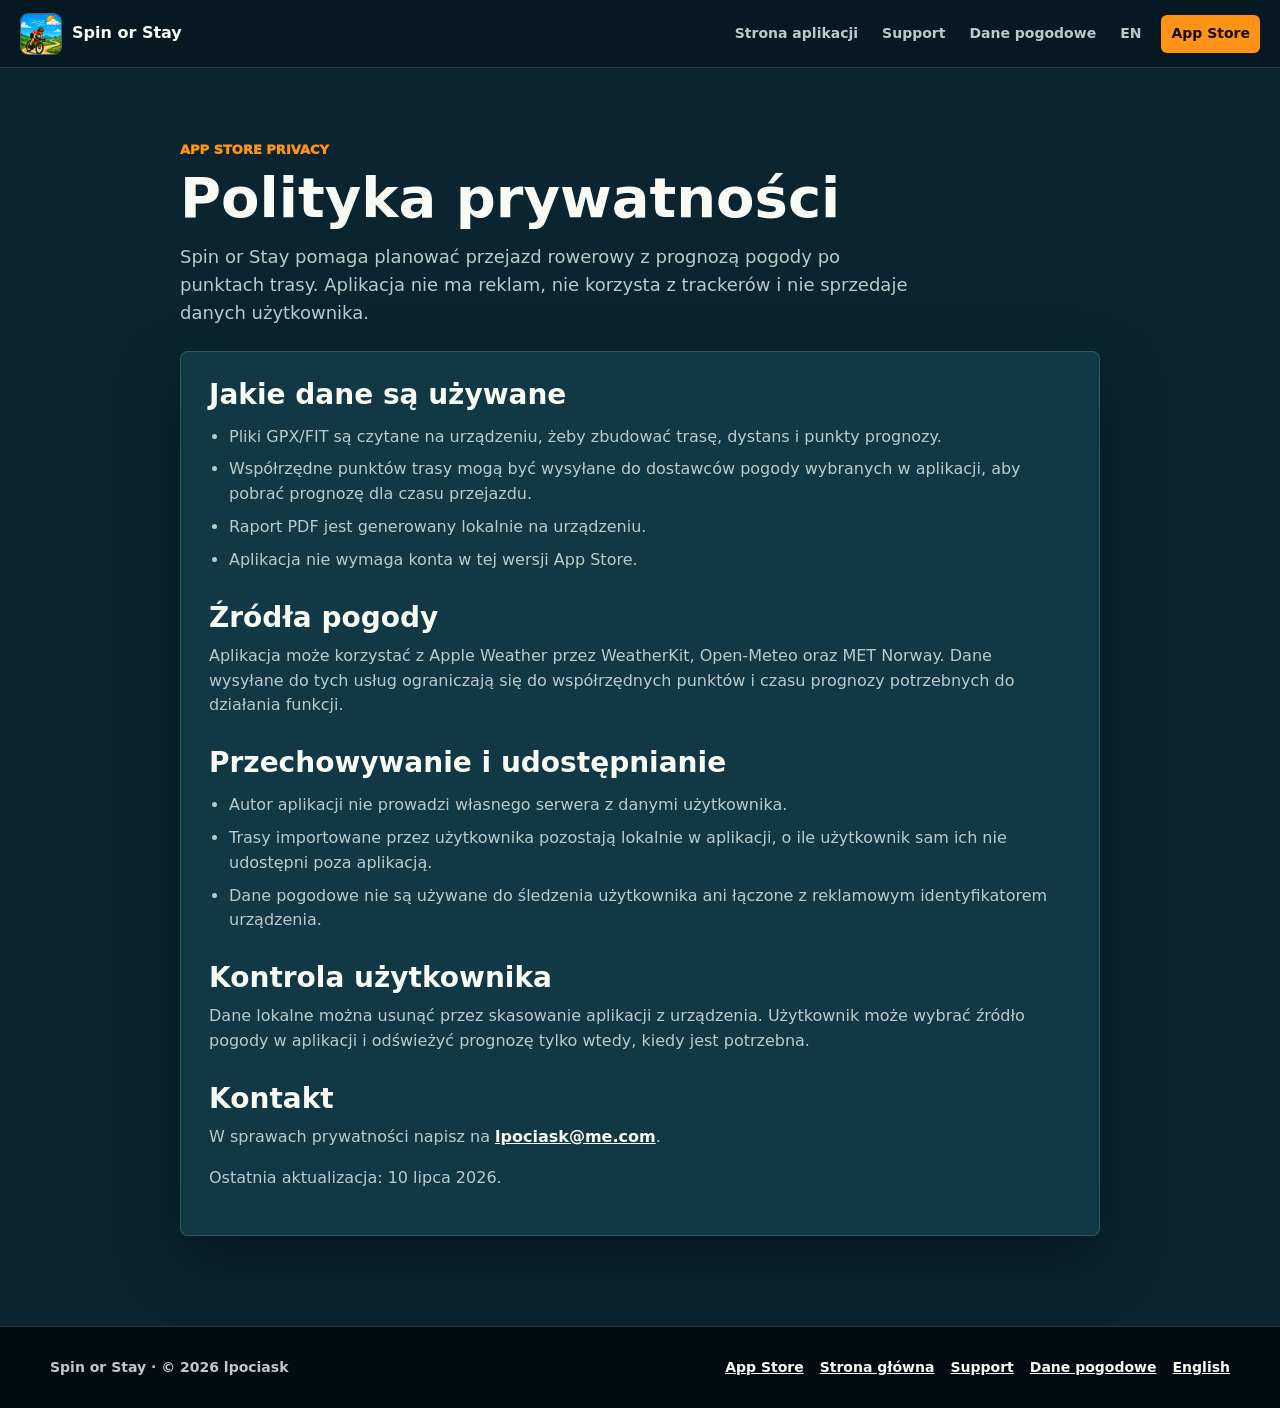
<file: privacy.html>
<!doctype html>
<html lang="pl">
  <head>
    <meta charset="utf-8">
    <meta name="viewport" content="width=device-width, initial-scale=1">
    <meta
      name="description"
      content="Polityka prywatności aplikacji Spin or Stay."
    >
    <meta name="theme-color" content="#061923">
    <title>Polityka prywatności - Spin or Stay</title>
    <link rel="alternate" hreflang="pl" href="https://lpociask.github.io/pogoda-dla-kolarza/privacy.html">
    <link rel="alternate" hreflang="en" href="https://lpociask.github.io/pogoda-dla-kolarza/en/privacy.html">
    <link rel="icon" href="assets/app-icon.png">
    <link rel="stylesheet" href="styles.css">
  </head>
  <body>
    <header class="site-header" aria-label="Główna nawigacja">
      <a class="brand" href="https://lpociask.dev/apps/spin-or-stay/" aria-label="Spin or Stay">
        <img src="assets/app-icon.png" alt="">
        <span>Spin or Stay</span>
      </a>
      <nav>
        <a href="https://lpociask.dev/apps/spin-or-stay/">Strona aplikacji</a>
        <a href="support.html">Support</a>
        <a href="weather-data.html">Dane pogodowe</a>
        <a href="en/privacy.html">EN</a>
        <a class="nav-store" href="https://apps.apple.com/app/spin-or-stay/id6789113229">App Store</a>
      </nav>
    </header>

    <main class="legal-main">
      <article class="legal-page">
        <p class="eyebrow">App Store privacy</p>
        <h1>Polityka prywatności</h1>
        <p class="legal-lead">
          Spin or Stay pomaga planować przejazd rowerowy z prognozą pogody po punktach trasy.
          Aplikacja nie ma reklam, nie korzysta z trackerów i nie sprzedaje danych użytkownika.
        </p>

        <section class="legal-card">
          <h2>Jakie dane są używane</h2>
          <ul>
            <li>Pliki GPX/FIT są czytane na urządzeniu, żeby zbudować trasę, dystans i punkty prognozy.</li>
            <li>Współrzędne punktów trasy mogą być wysyłane do dostawców pogody wybranych w aplikacji, aby pobrać prognozę dla czasu przejazdu.</li>
            <li>Raport PDF jest generowany lokalnie na urządzeniu.</li>
            <li>Aplikacja nie wymaga konta w tej wersji App Store.</li>
          </ul>

          <h2>Źródła pogody</h2>
          <p>
            Aplikacja może korzystać z Apple Weather przez WeatherKit, Open-Meteo oraz MET Norway.
            Dane wysyłane do tych usług ograniczają się do współrzędnych punktów i czasu prognozy potrzebnych do działania funkcji.
          </p>

          <h2>Przechowywanie i udostępnianie</h2>
          <ul>
            <li>Autor aplikacji nie prowadzi własnego serwera z danymi użytkownika.</li>
            <li>Trasy importowane przez użytkownika pozostają lokalnie w aplikacji, o ile użytkownik sam ich nie udostępni poza aplikacją.</li>
            <li>Dane pogodowe nie są używane do śledzenia użytkownika ani łączone z reklamowym identyfikatorem urządzenia.</li>
          </ul>

          <h2>Kontrola użytkownika</h2>
          <p>
            Dane lokalne można usunąć przez skasowanie aplikacji z urządzenia. Użytkownik może wybrać źródło pogody
            w aplikacji i odświeżyć prognozę tylko wtedy, kiedy jest potrzebna.
          </p>

          <h2>Kontakt</h2>
          <p>
            W sprawach prywatności napisz na
            <a href="mailto:lpociask@me.com">lpociask@me.com</a>.
          </p>

          <p>Ostatnia aktualizacja: 10 lipca 2026.</p>
        </section>
      </article>
    </main>

    <footer class="site-footer">
      <span>Spin or Stay · © 2026 lpociask</span>
      <span>
        <a href="https://apps.apple.com/app/spin-or-stay/id6789113229">App Store</a>
        <a href="https://lpociask.dev/apps/spin-or-stay/">Strona główna</a>
        <a href="support.html">Support</a>
        <a href="weather-data.html">Dane pogodowe</a>
        <a href="en/privacy.html">English</a>
      </span>
    </footer>
  </body>
</html>
</file>
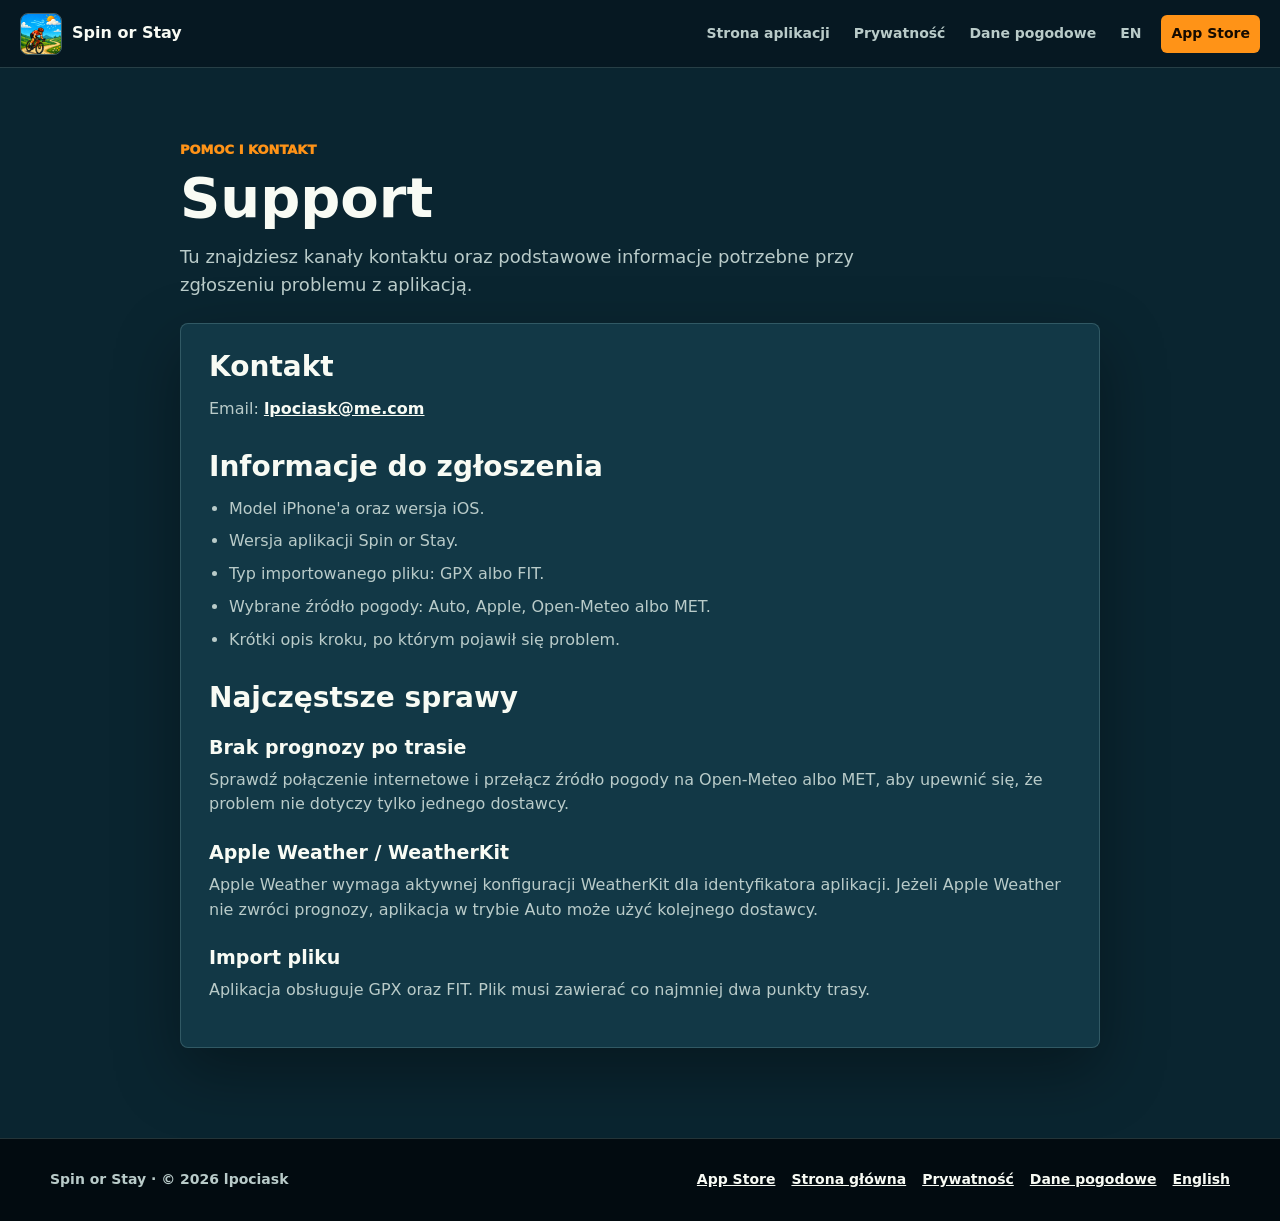
<file: support.html>
<!doctype html>
<html lang="pl">
  <head>
    <meta charset="utf-8">
    <meta name="viewport" content="width=device-width, initial-scale=1">
    <meta
      name="description"
      content="Wsparcie użytkownika dla aplikacji Spin or Stay."
    >
    <meta name="theme-color" content="#061923">
    <title>Support - Spin or Stay</title>
    <link rel="alternate" hreflang="pl" href="https://lpociask.github.io/pogoda-dla-kolarza/support.html">
    <link rel="alternate" hreflang="en" href="https://lpociask.github.io/pogoda-dla-kolarza/en/support.html">
    <link rel="icon" href="assets/app-icon.png">
    <link rel="stylesheet" href="styles.css">
  </head>
  <body>
    <header class="site-header" aria-label="Główna nawigacja">
      <a class="brand" href="https://lpociask.dev/apps/spin-or-stay/" aria-label="Spin or Stay">
        <img src="assets/app-icon.png" alt="">
        <span>Spin or Stay</span>
      </a>
      <nav>
        <a href="https://lpociask.dev/apps/spin-or-stay/">Strona aplikacji</a>
        <a href="privacy.html">Prywatność</a>
        <a href="weather-data.html">Dane pogodowe</a>
        <a href="en/support.html">EN</a>
        <a class="nav-store" href="https://apps.apple.com/app/spin-or-stay/id6789113229">App Store</a>
      </nav>
    </header>

    <main class="legal-main">
      <article class="legal-page">
        <p class="eyebrow">Pomoc i kontakt</p>
        <h1>Support</h1>
        <p class="legal-lead">
          Tu znajdziesz kanały kontaktu oraz podstawowe informacje potrzebne przy zgłoszeniu problemu z aplikacją.
        </p>

        <section class="legal-card">
          <h2>Kontakt</h2>
          <ul class="link-list">
            <li>Email: <a href="mailto:lpociask@me.com">lpociask@me.com</a></li>
          </ul>

          <h2>Informacje do zgłoszenia</h2>
          <ul>
            <li>Model iPhone'a oraz wersja iOS.</li>
            <li>Wersja aplikacji Spin or Stay.</li>
            <li>Typ importowanego pliku: GPX albo FIT.</li>
            <li>Wybrane źródło pogody: Auto, Apple, Open-Meteo albo MET.</li>
            <li>Krótki opis kroku, po którym pojawił się problem.</li>
          </ul>

          <h2>Najczęstsze sprawy</h2>
          <h3>Brak prognozy po trasie</h3>
          <p>
            Sprawdź połączenie internetowe i przełącz źródło pogody na Open-Meteo albo MET,
            aby upewnić się, że problem nie dotyczy tylko jednego dostawcy.
          </p>

          <h3>Apple Weather / WeatherKit</h3>
          <p>
            Apple Weather wymaga aktywnej konfiguracji WeatherKit dla identyfikatora aplikacji.
            Jeżeli Apple Weather nie zwróci prognozy, aplikacja w trybie Auto może użyć kolejnego dostawcy.
          </p>

          <h3>Import pliku</h3>
          <p>
            Aplikacja obsługuje GPX oraz FIT. Plik musi zawierać co najmniej dwa punkty trasy.
          </p>
        </section>
      </article>
    </main>

    <footer class="site-footer">
      <span>Spin or Stay · © 2026 lpociask</span>
      <span>
        <a href="https://apps.apple.com/app/spin-or-stay/id6789113229">App Store</a>
        <a href="https://lpociask.dev/apps/spin-or-stay/">Strona główna</a>
        <a href="privacy.html">Prywatność</a>
        <a href="weather-data.html">Dane pogodowe</a>
        <a href="en/support.html">English</a>
      </span>
    </footer>
  </body>
</html>
</file>
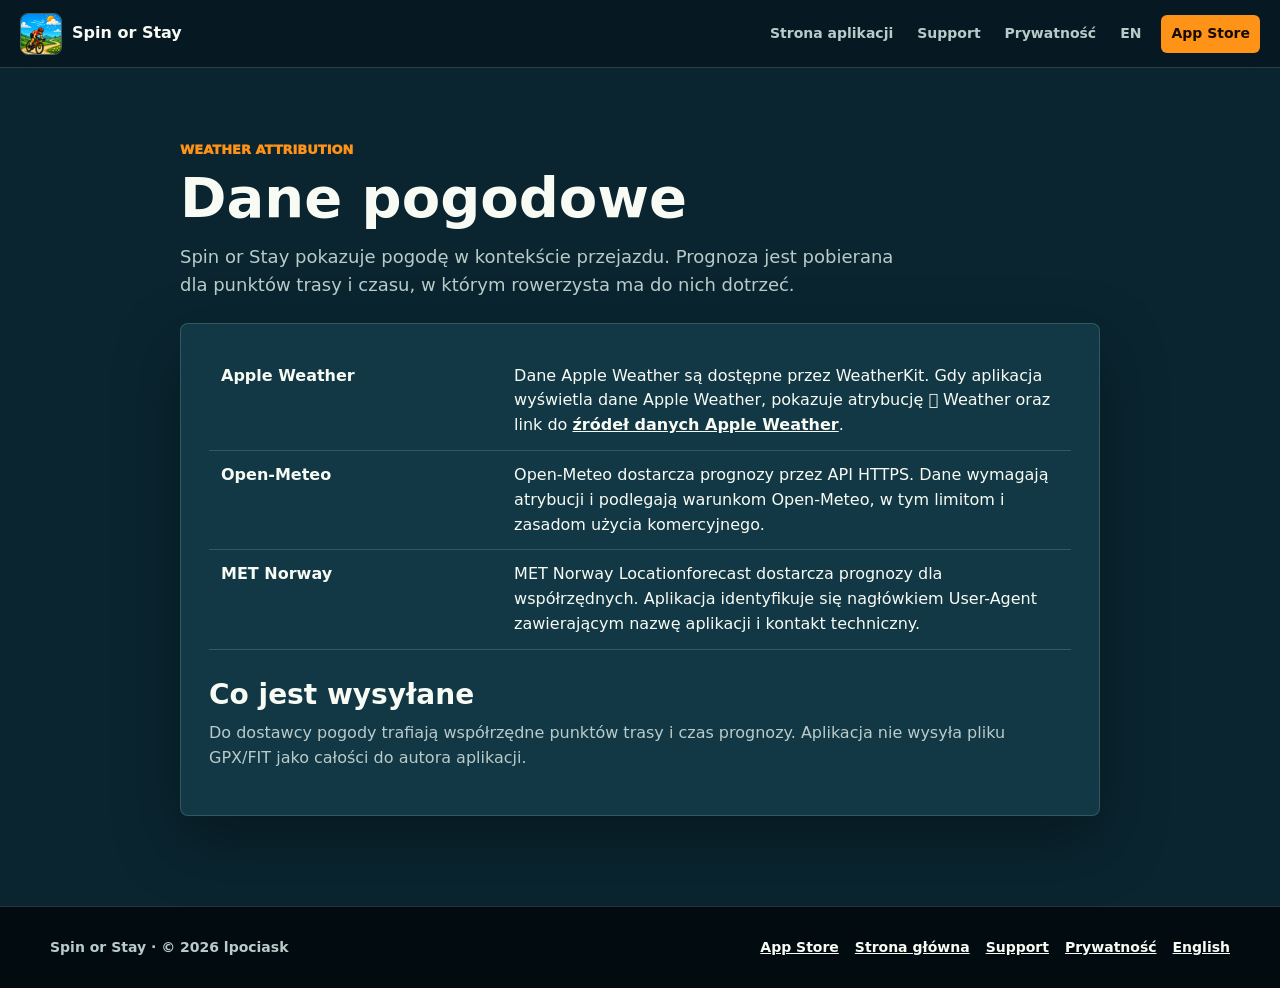
<file: weather-data.html>
<!doctype html>
<html lang="pl">
  <head>
    <meta charset="utf-8">
    <meta name="viewport" content="width=device-width, initial-scale=1">
    <meta
      name="description"
      content="Źródła danych pogodowych i atrybucje w aplikacji Spin or Stay."
    >
    <meta name="theme-color" content="#061923">
    <title>Dane pogodowe - Spin or Stay</title>
    <link rel="alternate" hreflang="pl" href="https://lpociask.github.io/pogoda-dla-kolarza/weather-data.html">
    <link rel="alternate" hreflang="en" href="https://lpociask.github.io/pogoda-dla-kolarza/en/weather-data.html">
    <link rel="icon" href="assets/app-icon.png">
    <link rel="stylesheet" href="styles.css">
  </head>
  <body>
    <header class="site-header" aria-label="Główna nawigacja">
      <a class="brand" href="https://lpociask.dev/apps/spin-or-stay/" aria-label="Spin or Stay">
        <img src="assets/app-icon.png" alt="">
        <span>Spin or Stay</span>
      </a>
      <nav>
        <a href="https://lpociask.dev/apps/spin-or-stay/">Strona aplikacji</a>
        <a href="support.html">Support</a>
        <a href="privacy.html">Prywatność</a>
        <a href="en/weather-data.html">EN</a>
        <a class="nav-store" href="https://apps.apple.com/app/spin-or-stay/id6789113229">App Store</a>
      </nav>
    </header>

    <main class="legal-main">
      <article class="legal-page">
        <p class="eyebrow">Weather attribution</p>
        <h1>Dane pogodowe</h1>
        <p class="legal-lead">
          Spin or Stay pokazuje pogodę w kontekście przejazdu. Prognoza jest pobierana dla punktów trasy
          i czasu, w którym rowerzysta ma do nich dotrzeć.
        </p>

        <section class="legal-card">
          <table class="meta-table">
            <tbody>
              <tr>
                <th>Apple Weather</th>
                <td>
                  Dane Apple Weather są dostępne przez WeatherKit. Gdy aplikacja wyświetla dane Apple Weather,
                  pokazuje atrybucję  Weather oraz link do
                  <a href="https://developer.apple.com/weatherkit/data-source-attribution/">źródeł danych Apple Weather</a>.
                </td>
              </tr>
              <tr>
                <th>Open-Meteo</th>
                <td>
                  Open-Meteo dostarcza prognozy przez API HTTPS. Dane wymagają atrybucji i podlegają warunkom
                  Open-Meteo, w tym limitom i zasadom użycia komercyjnego.
                </td>
              </tr>
              <tr>
                <th>MET Norway</th>
                <td>
                  MET Norway Locationforecast dostarcza prognozy dla współrzędnych. Aplikacja identyfikuje się
                  nagłówkiem User-Agent zawierającym nazwę aplikacji i kontakt techniczny.
                </td>
              </tr>
            </tbody>
          </table>

          <h2>Co jest wysyłane</h2>
          <p>
            Do dostawcy pogody trafiają współrzędne punktów trasy i czas prognozy. Aplikacja nie wysyła pliku GPX/FIT
            jako całości do autora aplikacji.
          </p>
        </section>
      </article>
    </main>

    <footer class="site-footer">
      <span>Spin or Stay · © 2026 lpociask</span>
      <span>
        <a href="https://apps.apple.com/app/spin-or-stay/id6789113229">App Store</a>
        <a href="https://lpociask.dev/apps/spin-or-stay/">Strona główna</a>
        <a href="support.html">Support</a>
        <a href="privacy.html">Prywatność</a>
        <a href="en/weather-data.html">English</a>
      </span>
    </footer>
  </body>
</html>
</file>
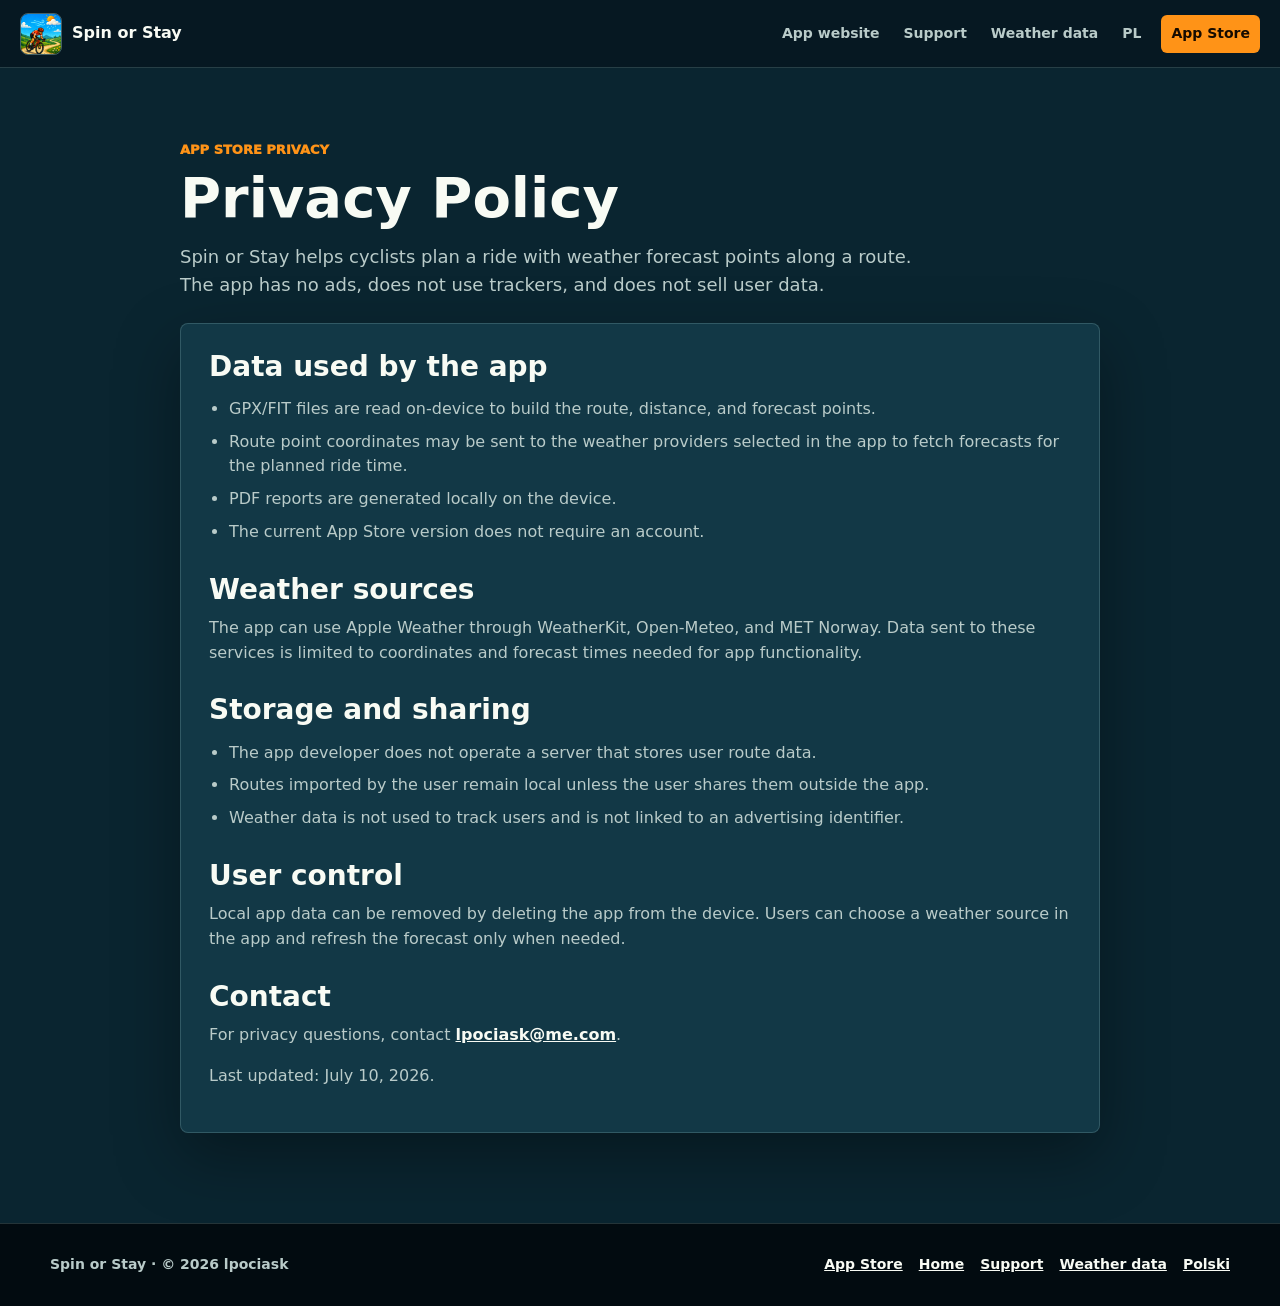
<file: en/privacy.html>
<!doctype html>
<html lang="en">
  <head>
    <meta charset="utf-8">
    <meta name="viewport" content="width=device-width, initial-scale=1">
    <meta
      name="description"
      content="Privacy policy for the Spin or Stay iOS app."
    >
    <meta name="theme-color" content="#061923">
    <title>Privacy Policy - Spin or Stay</title>
    <link rel="alternate" hreflang="pl" href="https://lpociask.github.io/pogoda-dla-kolarza/privacy.html">
    <link rel="alternate" hreflang="en" href="https://lpociask.github.io/pogoda-dla-kolarza/en/privacy.html">
    <link rel="icon" href="../assets/app-icon.png">
    <link rel="stylesheet" href="../styles.css">
  </head>
  <body>
    <header class="site-header" aria-label="Main navigation">
      <a class="brand" href="https://lpociask.dev/en/apps/spin-or-stay/" aria-label="Spin or Stay">
        <img src="../assets/app-icon.png" alt="">
        <span>Spin or Stay</span>
      </a>
      <nav>
        <a href="https://lpociask.dev/en/apps/spin-or-stay/">App website</a>
        <a href="support.html">Support</a>
        <a href="weather-data.html">Weather data</a>
        <a href="../privacy.html">PL</a>
        <a class="nav-store" href="https://apps.apple.com/app/spin-or-stay/id6789113229">App Store</a>
      </nav>
    </header>

    <main class="legal-main">
      <article class="legal-page">
        <p class="eyebrow">App Store privacy</p>
        <h1>Privacy Policy</h1>
        <p class="legal-lead">
          Spin or Stay helps cyclists plan a ride with weather forecast points along a route.
          The app has no ads, does not use trackers, and does not sell user data.
        </p>

        <section class="legal-card">
          <h2>Data used by the app</h2>
          <ul>
            <li>GPX/FIT files are read on-device to build the route, distance, and forecast points.</li>
            <li>Route point coordinates may be sent to the weather providers selected in the app to fetch forecasts for the planned ride time.</li>
            <li>PDF reports are generated locally on the device.</li>
            <li>The current App Store version does not require an account.</li>
          </ul>

          <h2>Weather sources</h2>
          <p>
            The app can use Apple Weather through WeatherKit, Open-Meteo, and MET Norway.
            Data sent to these services is limited to coordinates and forecast times needed for app functionality.
          </p>

          <h2>Storage and sharing</h2>
          <ul>
            <li>The app developer does not operate a server that stores user route data.</li>
            <li>Routes imported by the user remain local unless the user shares them outside the app.</li>
            <li>Weather data is not used to track users and is not linked to an advertising identifier.</li>
          </ul>

          <h2>User control</h2>
          <p>
            Local app data can be removed by deleting the app from the device. Users can choose a weather source
            in the app and refresh the forecast only when needed.
          </p>

          <h2>Contact</h2>
          <p>
            For privacy questions, contact
            <a href="mailto:lpociask@me.com">lpociask@me.com</a>.
          </p>

          <p>Last updated: July 10, 2026.</p>
        </section>
      </article>
    </main>

    <footer class="site-footer">
      <span>Spin or Stay · © 2026 lpociask</span>
      <span>
        <a href="https://apps.apple.com/app/spin-or-stay/id6789113229">App Store</a>
        <a href="https://lpociask.dev/en/apps/spin-or-stay/">Home</a>
        <a href="support.html">Support</a>
        <a href="weather-data.html">Weather data</a>
        <a href="../privacy.html">Polski</a>
      </span>
    </footer>
  </body>
</html>
</file>
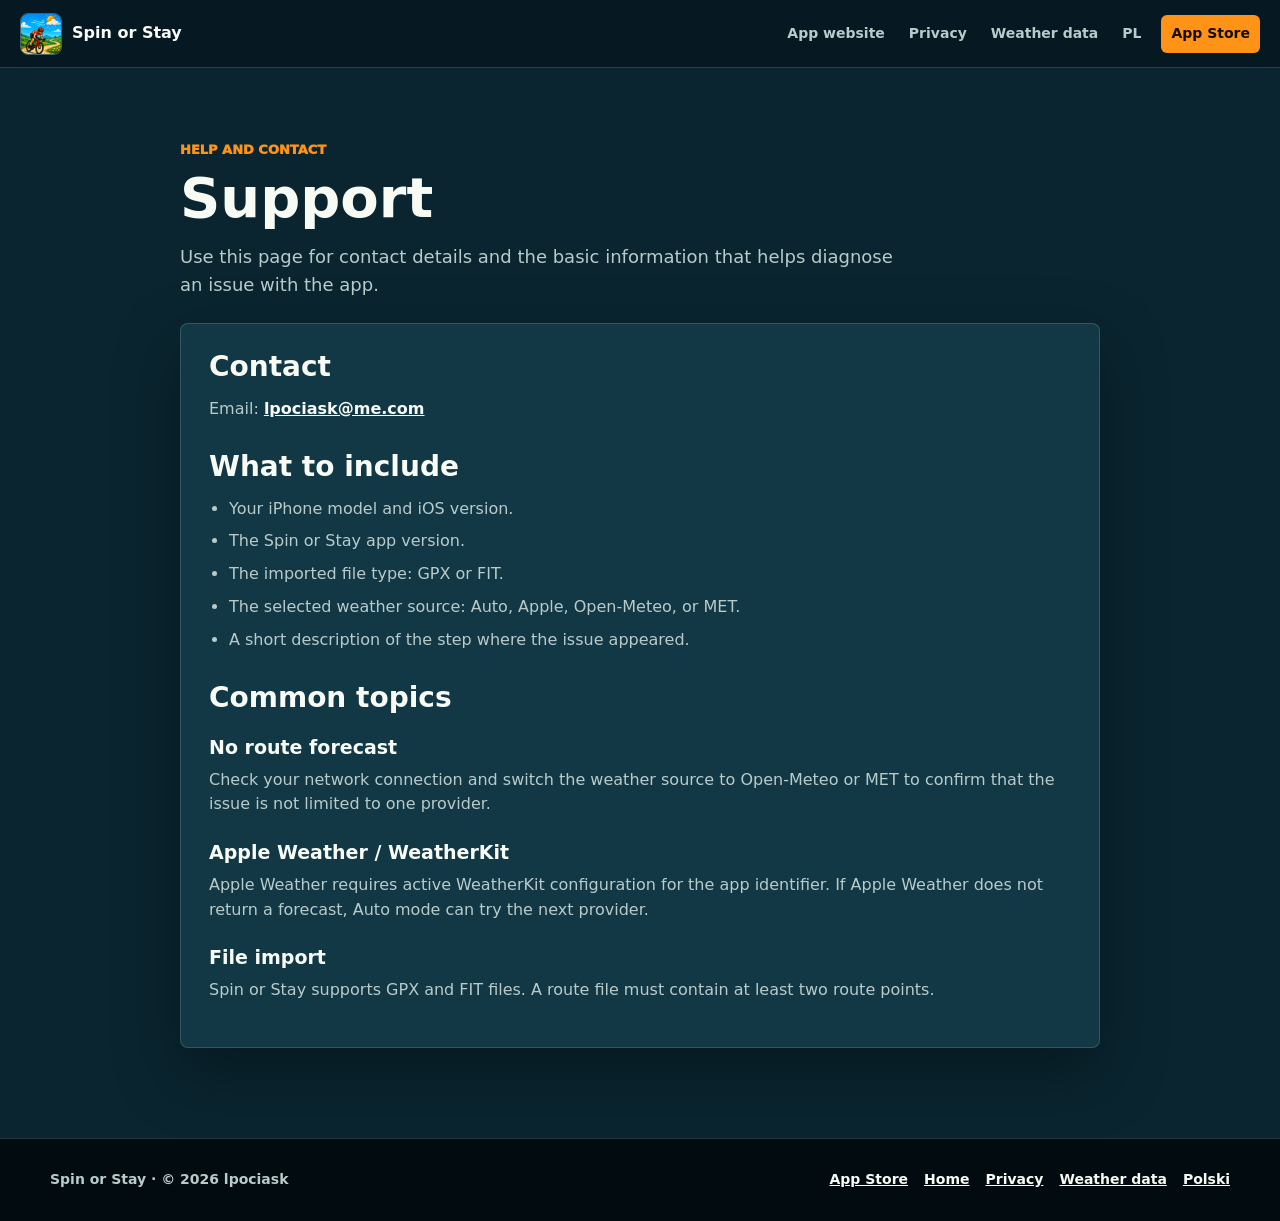
<file: en/support.html>
<!doctype html>
<html lang="en">
  <head>
    <meta charset="utf-8">
    <meta name="viewport" content="width=device-width, initial-scale=1">
    <meta
      name="description"
      content="User support for the Spin or Stay iOS app."
    >
    <meta name="theme-color" content="#061923">
    <title>Support - Spin or Stay</title>
    <link rel="alternate" hreflang="pl" href="https://lpociask.github.io/pogoda-dla-kolarza/support.html">
    <link rel="alternate" hreflang="en" href="https://lpociask.github.io/pogoda-dla-kolarza/en/support.html">
    <link rel="icon" href="../assets/app-icon.png">
    <link rel="stylesheet" href="../styles.css">
  </head>
  <body>
    <header class="site-header" aria-label="Main navigation">
      <a class="brand" href="https://lpociask.dev/en/apps/spin-or-stay/" aria-label="Spin or Stay">
        <img src="../assets/app-icon.png" alt="">
        <span>Spin or Stay</span>
      </a>
      <nav>
        <a href="https://lpociask.dev/en/apps/spin-or-stay/">App website</a>
        <a href="privacy.html">Privacy</a>
        <a href="weather-data.html">Weather data</a>
        <a href="../support.html">PL</a>
        <a class="nav-store" href="https://apps.apple.com/app/spin-or-stay/id6789113229">App Store</a>
      </nav>
    </header>

    <main class="legal-main">
      <article class="legal-page">
        <p class="eyebrow">Help and contact</p>
        <h1>Support</h1>
        <p class="legal-lead">
          Use this page for contact details and the basic information that helps diagnose an issue with the app.
        </p>

        <section class="legal-card">
          <h2>Contact</h2>
          <ul class="link-list">
            <li>Email: <a href="mailto:lpociask@me.com">lpociask@me.com</a></li>
          </ul>

          <h2>What to include</h2>
          <ul>
            <li>Your iPhone model and iOS version.</li>
            <li>The Spin or Stay app version.</li>
            <li>The imported file type: GPX or FIT.</li>
            <li>The selected weather source: Auto, Apple, Open-Meteo, or MET.</li>
            <li>A short description of the step where the issue appeared.</li>
          </ul>

          <h2>Common topics</h2>
          <h3>No route forecast</h3>
          <p>
            Check your network connection and switch the weather source to Open-Meteo or MET to confirm that the issue is not limited to one provider.
          </p>

          <h3>Apple Weather / WeatherKit</h3>
          <p>
            Apple Weather requires active WeatherKit configuration for the app identifier.
            If Apple Weather does not return a forecast, Auto mode can try the next provider.
          </p>

          <h3>File import</h3>
          <p>
            Spin or Stay supports GPX and FIT files. A route file must contain at least two route points.
          </p>
        </section>
      </article>
    </main>

    <footer class="site-footer">
      <span>Spin or Stay · © 2026 lpociask</span>
      <span>
        <a href="https://apps.apple.com/app/spin-or-stay/id6789113229">App Store</a>
        <a href="https://lpociask.dev/en/apps/spin-or-stay/">Home</a>
        <a href="privacy.html">Privacy</a>
        <a href="weather-data.html">Weather data</a>
        <a href="../support.html">Polski</a>
      </span>
    </footer>
  </body>
</html>
</file>
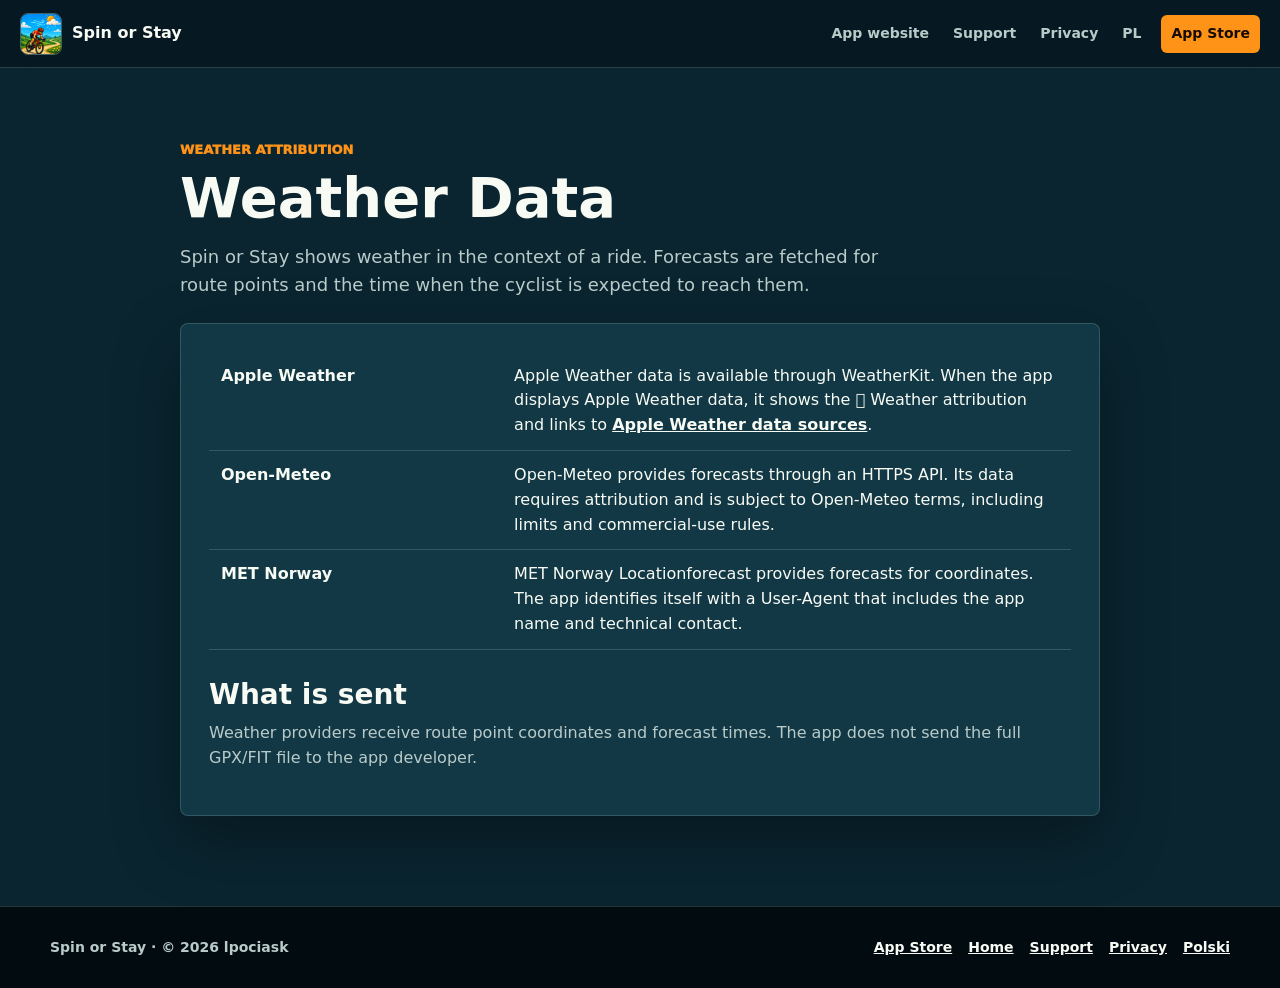
<file: en/weather-data.html>
<!doctype html>
<html lang="en">
  <head>
    <meta charset="utf-8">
    <meta name="viewport" content="width=device-width, initial-scale=1">
    <meta
      name="description"
      content="Weather data sources and attributions for Spin or Stay."
    >
    <meta name="theme-color" content="#061923">
    <title>Weather Data - Spin or Stay</title>
    <link rel="alternate" hreflang="pl" href="https://lpociask.github.io/pogoda-dla-kolarza/weather-data.html">
    <link rel="alternate" hreflang="en" href="https://lpociask.github.io/pogoda-dla-kolarza/en/weather-data.html">
    <link rel="icon" href="../assets/app-icon.png">
    <link rel="stylesheet" href="../styles.css">
  </head>
  <body>
    <header class="site-header" aria-label="Main navigation">
      <a class="brand" href="https://lpociask.dev/en/apps/spin-or-stay/" aria-label="Spin or Stay">
        <img src="../assets/app-icon.png" alt="">
        <span>Spin or Stay</span>
      </a>
      <nav>
        <a href="https://lpociask.dev/en/apps/spin-or-stay/">App website</a>
        <a href="support.html">Support</a>
        <a href="privacy.html">Privacy</a>
        <a href="../weather-data.html">PL</a>
        <a class="nav-store" href="https://apps.apple.com/app/spin-or-stay/id6789113229">App Store</a>
      </nav>
    </header>

    <main class="legal-main">
      <article class="legal-page">
        <p class="eyebrow">Weather attribution</p>
        <h1>Weather Data</h1>
        <p class="legal-lead">
          Spin or Stay shows weather in the context of a ride. Forecasts are fetched for route points
          and the time when the cyclist is expected to reach them.
        </p>

        <section class="legal-card">
          <table class="meta-table">
            <tbody>
              <tr>
                <th>Apple Weather</th>
                <td>
                  Apple Weather data is available through WeatherKit. When the app displays Apple Weather data,
                  it shows the  Weather attribution and links to
                  <a href="https://developer.apple.com/weatherkit/data-source-attribution/">Apple Weather data sources</a>.
                </td>
              </tr>
              <tr>
                <th>Open-Meteo</th>
                <td>
                  Open-Meteo provides forecasts through an HTTPS API. Its data requires attribution and is subject
                  to Open-Meteo terms, including limits and commercial-use rules.
                </td>
              </tr>
              <tr>
                <th>MET Norway</th>
                <td>
                  MET Norway Locationforecast provides forecasts for coordinates. The app identifies itself with a
                  User-Agent that includes the app name and technical contact.
                </td>
              </tr>
            </tbody>
          </table>

          <h2>What is sent</h2>
          <p>
            Weather providers receive route point coordinates and forecast times. The app does not send the full GPX/FIT
            file to the app developer.
          </p>
        </section>
      </article>
    </main>

    <footer class="site-footer">
      <span>Spin or Stay · © 2026 lpociask</span>
      <span>
        <a href="https://apps.apple.com/app/spin-or-stay/id6789113229">App Store</a>
        <a href="https://lpociask.dev/en/apps/spin-or-stay/">Home</a>
        <a href="support.html">Support</a>
        <a href="privacy.html">Privacy</a>
        <a href="../weather-data.html">Polski</a>
      </span>
    </footer>
  </body>
</html>
</file>
<file: styles.css>
:root {
  color-scheme: dark;
  --ink: #f8fbf4;
  --muted: #b9cbc9;
  --soft: #81999c;
  --night: #071923;
  --navy: #0c2633;
  --teal: #0e3b43;
  --olive: #1d2d23;
  --panel: #123846;
  --panel-warm: #3b3424;
  --line: rgba(190, 239, 236, 0.18);
  --line-strong: rgba(190, 239, 236, 0.34);
  --cyan: #16c9ed;
  --blue: #0878f9;
  --orange: #ff9317;
  --red: #ff453a;
  --green: #35d39a;
  --shadow: 0 24px 64px rgba(0, 0, 0, 0.34);
}

* {
  box-sizing: border-box;
}

html {
  scroll-behavior: smooth;
  scroll-padding-top: 72px;
}

body {
  margin: 0;
  background: var(--night);
  color: var(--ink);
  font-family: Inter, ui-sans-serif, system-ui, -apple-system, BlinkMacSystemFont, "Segoe UI", sans-serif;
  line-height: 1.55;
}

img {
  display: block;
  max-width: 100%;
}

a {
  color: inherit;
}

h1,
h2,
h3,
p {
  margin-top: 0;
}

h1 {
  margin-bottom: 4px;
  font-size: 78px;
  line-height: 0.96;
}

h2 {
  margin-bottom: 18px;
  font-size: 48px;
  line-height: 1.04;
}

h3 {
  margin-bottom: 8px;
  font-size: 19px;
  line-height: 1.25;
}

.site-header {
  position: sticky;
  top: 0;
  z-index: 50;
  display: flex;
  align-items: center;
  justify-content: space-between;
  gap: 20px;
  min-height: 68px;
  padding: 10px max(18px, calc((100vw - 1240px) / 2));
  background: rgba(7, 25, 35, 0.9);
  border-bottom: 1px solid var(--line);
  backdrop-filter: blur(18px);
}

.brand {
  display: inline-flex;
  align-items: center;
  gap: 10px;
  flex: 0 0 auto;
  font-weight: 900;
  text-decoration: none;
}

.brand img {
  width: 42px;
  height: 42px;
  border: 1px solid var(--line-strong);
  border-radius: 8px;
}

nav {
  display: flex;
  align-items: center;
  justify-content: flex-end;
  gap: 4px;
  color: var(--muted);
  font-size: 14px;
  font-weight: 800;
}

nav a {
  display: inline-flex;
  align-items: center;
  min-height: 38px;
  padding: 8px 10px;
  border-radius: 6px;
  text-decoration: none;
  white-space: nowrap;
}

nav a:hover,
nav a:focus-visible {
  background: rgba(22, 201, 237, 0.12);
  color: var(--ink);
  outline: 2px solid transparent;
}

nav .nav-store {
  margin-left: 6px;
  background: var(--orange);
  color: #160b00;
}

.hero {
  position: relative;
  isolation: isolate;
  overflow: hidden;
  min-height: 700px;
  display: grid;
  grid-template-columns: minmax(0, 1fr) 300px;
  align-items: center;
  gap: 48px;
  padding: 56px max(24px, calc((100vw - 1180px) / 2)) 72px;
  background-color: #061720;
  background-repeat: no-repeat;
  background-size: cover;
  background-position: center;
}

.hero-pl {
  background-image: url("assets/screens/pl/map.jpg?v=20260710");
}

.hero-en {
  background-image: url("assets/screens/en/map.jpg?v=20260710");
}

.hero::before {
  content: "";
  position: absolute;
  inset: 0;
  z-index: -2;
  background: rgba(4, 16, 22, 0.76);
}

.hero::after {
  content: "";
  position: absolute;
  inset: 0 46% 0 0;
  z-index: -1;
  background: rgba(4, 16, 22, 0.48);
}

.hero-copy {
  max-width: 690px;
}

.hero-icon {
  width: 86px;
  height: 86px;
  margin: 26px 0 22px;
  border: 1px solid rgba(255, 255, 255, 0.28);
  border-radius: 18px;
  box-shadow: var(--shadow);
}

.availability {
  display: inline-flex;
  align-items: center;
  gap: 9px;
  color: #d5e9e6;
  font-size: 13px;
  font-weight: 900;
  text-transform: uppercase;
}

.availability span {
  width: 9px;
  height: 9px;
  border-radius: 50%;
  background: var(--green);
  box-shadow: 0 0 0 5px rgba(53, 211, 154, 0.14);
}

.hero-tagline {
  margin-bottom: 18px;
  color: var(--orange);
  font-size: 26px;
  font-weight: 900;
}

.hero-lead {
  max-width: 650px;
  margin-bottom: 28px;
  color: #d0dfdd;
  font-size: 19px;
}

.hero-actions {
  display: flex;
  flex-wrap: wrap;
  align-items: stretch;
  gap: 12px;
}

.store-button,
.button {
  display: inline-flex;
  align-items: center;
  justify-content: center;
  min-height: 58px;
  border-radius: 8px;
  text-decoration: none;
  transition: transform 160ms ease, background-color 160ms ease;
}

.store-button {
  gap: 10px;
  padding: 8px 18px;
  border: 1px solid rgba(255, 255, 255, 0.55);
  background: #050505;
  color: #fff;
}

.apple-mark {
  font-size: 34px;
  line-height: 1;
}

.store-button > span:last-child {
  display: grid;
  line-height: 1.02;
}

.store-button small {
  font-size: 11px;
  font-weight: 650;
}

.store-button strong {
  font-size: 21px;
}

.button {
  padding: 12px 18px;
  border: 1px solid var(--line-strong);
  font-weight: 900;
}

.button.secondary {
  background: rgba(22, 201, 237, 0.12);
  color: var(--ink);
  backdrop-filter: blur(12px);
}

.store-button:hover,
.store-button:focus-visible,
.button:hover,
.button:focus-visible {
  transform: translateY(-2px);
  outline: 2px solid transparent;
}

.store-note {
  margin: 16px 0 0;
  color: #a9bdba;
  font-size: 13px;
  font-weight: 700;
}

.hero-screen {
  width: min(276px, 100%);
  justify-self: end;
  padding: 8px;
  border: 1px solid rgba(255, 255, 255, 0.25);
  border-radius: 42px;
  background: #020b10;
  box-shadow: 0 36px 90px rgba(0, 0, 0, 0.48);
  transform: rotate(1.5deg);
}

.hero-screen img {
  width: 100%;
  height: auto;
  aspect-ratio: 720 / 1557;
  object-fit: contain;
  border-radius: 34px;
}

.signal-strip {
  display: grid;
  grid-template-columns: repeat(4, minmax(0, 1fr));
  border-top: 1px solid var(--line);
  border-bottom: 1px solid var(--line);
  background: #0a2b36;
}

.signal-strip span {
  min-height: 70px;
  display: grid;
  place-content: center;
  gap: 2px;
  padding: 12px 20px;
  border-right: 1px solid var(--line);
  color: var(--muted);
  font-size: 14px;
  text-align: center;
}

.signal-strip span:last-child {
  border-right: 0;
}

.signal-strip b {
  color: var(--ink);
  font-size: 17px;
}

.section {
  padding: 92px 28px;
}

.section-inner {
  width: min(1180px, 100%);
  margin: 0 auto;
}

.section-intro {
  background: #0a2530;
}

.section-map {
  background: #07171b;
}

.section-flow {
  background: #17271f;
}

.section-screens {
  background: #0d2028;
}

.section-heading {
  max-width: 900px;
  margin-bottom: 38px;
}

.section-heading.compact,
.section-heading.narrow {
  max-width: 720px;
}

.section-kicker,
.eyebrow {
  margin: 0 0 11px;
  color: var(--orange);
  font-size: 13px;
  font-weight: 950;
  text-transform: uppercase;
}

.section p {
  color: var(--muted);
  font-size: 17px;
}

.feature-grid {
  display: grid;
  grid-template-columns: repeat(3, minmax(0, 1fr));
  gap: 14px;
}

.feature-grid article {
  min-height: 205px;
  padding: 22px;
  border: 1px solid var(--line);
  border-radius: 8px;
  background: #113745;
  box-shadow: 0 16px 44px rgba(0, 0, 0, 0.16);
}

.feature-grid span {
  display: inline-grid;
  place-items: center;
  width: 36px;
  height: 36px;
  margin-bottom: 28px;
  border-radius: 8px;
  background: var(--cyan);
  color: #041218;
  font-size: 13px;
  font-weight: 950;
}

.feature-grid .feature-ride span {
  background: var(--orange);
}

.feature-grid .feature-map span {
  background: var(--red);
  color: #fff;
}

.feature-grid .feature-replay span {
  background: var(--green);
}

.feature-grid .feature-weather span {
  background: var(--blue);
  color: #fff;
}

.feature-grid .feature-report span {
  background: #f2e6c4;
}

.feature-grid p {
  margin-bottom: 0;
  font-size: 15px;
}

.map-layout {
  display: grid;
  grid-template-columns: minmax(0, 0.95fr) minmax(340px, 0.7fr);
  align-items: center;
  gap: 80px;
}

.map-copy {
  max-width: 650px;
}

.signal-list {
  display: grid;
  gap: 12px;
  margin: 28px 0 0;
  padding: 0;
  list-style: none;
}

.signal-list li {
  position: relative;
  padding-left: 30px;
  color: var(--muted);
  font-weight: 750;
}

.signal-list li::before {
  content: "";
  position: absolute;
  left: 0;
  top: 0.5em;
  width: 13px;
  height: 13px;
  border-radius: 50%;
  background: var(--blue);
}

.signal-list li:nth-child(2)::before {
  background: var(--red);
}

.signal-list li:nth-child(3)::before {
  background: var(--cyan);
}

.signal-list li:nth-child(4)::before {
  background: var(--orange);
}

.phone-feature {
  width: min(430px, 100%);
  justify-self: center;
  margin: 0;
  padding: 9px;
  border: 1px solid var(--line-strong);
  border-radius: 34px;
  background: #020b10;
  box-shadow: var(--shadow);
}

.phone-feature img {
  width: 100%;
  border-radius: 28px;
}

.process-grid {
  display: grid;
  grid-template-columns: repeat(3, minmax(0, 1fr));
  gap: 16px;
}

.process-grid article {
  overflow: hidden;
  border: 1px solid rgba(202, 230, 206, 0.16);
  border-radius: 8px;
  background: #21382a;
  box-shadow: var(--shadow);
}

.process-grid img {
  width: 100%;
  aspect-ratio: 720 / 1557;
  object-fit: cover;
}

.process-grid article > div {
  position: relative;
  min-height: 154px;
  padding: 22px 20px 20px 62px;
}

.process-grid article > div > span {
  position: absolute;
  top: 22px;
  left: 20px;
  display: grid;
  place-items: center;
  width: 30px;
  height: 30px;
  border-radius: 50%;
  background: var(--orange);
  color: #160b00;
  font-weight: 950;
}

.process-grid p {
  margin-bottom: 0;
  font-size: 15px;
}

.screen-grid {
  display: grid;
  grid-template-columns: repeat(3, minmax(0, 1fr));
  align-items: start;
  gap: 18px;
}

.screen-grid figure {
  margin: 0;
  padding: 8px;
  border: 1px solid var(--line);
  border-radius: 8px;
  background: #061319;
  box-shadow: var(--shadow);
}

.screen-grid img {
  width: 100%;
  aspect-ratio: 720 / 1557;
  object-fit: cover;
  border-radius: 24px;
}

.screen-grid figcaption {
  padding: 13px 6px 6px;
  color: var(--ink);
  font-size: 14px;
  font-weight: 850;
  text-align: center;
}

.download-band {
  display: flex;
  align-items: center;
  justify-content: space-between;
  gap: 28px;
  padding: 56px max(28px, calc((100vw - 1180px) / 2));
  background: #3c3321;
  border-top: 1px solid rgba(255, 147, 23, 0.28);
  border-bottom: 1px solid rgba(255, 147, 23, 0.28);
}

.download-band > div {
  display: flex;
  align-items: center;
  gap: 20px;
}

.download-band img {
  width: 82px;
  height: 82px;
  flex: 0 0 auto;
  border-radius: 16px;
}

.download-band h2 {
  margin: 0;
  font-size: 34px;
}

.download-band .section-kicker {
  margin-bottom: 5px;
}

.legal-main {
  min-height: calc(100svh - 68px);
  padding: 72px 28px 90px;
  background: #0a2530;
}

.legal-page {
  width: min(920px, 100%);
  margin: 0 auto;
}

.legal-page h1 {
  margin-bottom: 18px;
  font-size: 56px;
}

.legal-lead {
  max-width: 740px;
  color: var(--muted);
  font-size: 18px;
}

.legal-card {
  margin-top: 24px;
  padding: 28px;
  border: 1px solid var(--line);
  border-radius: 8px;
  background: var(--panel);
  box-shadow: var(--shadow);
}

.legal-card h2 {
  margin: 30px 0 12px;
  font-size: 28px;
}

.legal-card h2:first-child {
  margin-top: 0;
}

.legal-card h3 {
  margin-top: 24px;
}

.legal-card p,
.legal-card li {
  color: var(--muted);
}

.legal-card ul {
  display: grid;
  gap: 8px;
  padding-left: 20px;
}

.link-list {
  padding-left: 0 !important;
  list-style: none;
}

.link-list a,
.site-footer a,
.legal-card a {
  color: var(--ink);
  font-weight: 850;
}

.meta-table {
  width: 100%;
  border-collapse: collapse;
}

.meta-table th,
.meta-table td {
  padding: 12px;
  border-bottom: 1px solid var(--line);
  text-align: left;
  vertical-align: top;
}

.meta-table th {
  width: 34%;
  color: var(--ink);
}

.site-footer {
  display: flex;
  flex-wrap: wrap;
  justify-content: space-between;
  gap: 18px;
  padding: 30px max(18px, calc((100vw - 1180px) / 2));
  background: #020b10;
  border-top: 1px solid var(--line);
  color: var(--muted);
  font-size: 14px;
  font-weight: 720;
}

.site-footer span:last-child {
  display: inline-flex;
  flex-wrap: wrap;
  gap: 16px;
}

@media (max-width: 1040px) {
  .site-header {
    align-items: flex-start;
    flex-direction: column;
  }

  nav {
    width: 100%;
    justify-content: flex-start;
    flex-wrap: wrap;
    gap: 2px;
    overflow: visible;
    padding-bottom: 0;
    font-size: 12px;
  }

  nav a {
    min-height: 32px;
    padding: 5px 7px;
  }

  .hero {
    min-height: 670px;
    grid-template-columns: minmax(0, 1fr) 276px;
    gap: 24px;
  }

  h1 {
    font-size: 64px;
  }

  h2 {
    font-size: 40px;
  }

  .feature-grid {
    grid-template-columns: repeat(2, minmax(0, 1fr));
  }

  .map-layout {
    gap: 42px;
  }
}

@media (max-width: 760px) {
  html {
    scroll-padding-top: 108px;
  }

  .site-header {
    position: relative;
    min-height: 0;
    padding: 10px 16px 12px;
  }

  nav .nav-store {
    margin-left: 0;
  }

  .hero {
    min-height: 680px;
    display: block;
    padding: 44px 20px 76px;
    background-position: 56% center;
  }

  .hero::before {
    background: rgba(4, 16, 22, 0.82);
  }

  .hero::after {
    display: none;
  }

  .hero-copy {
    position: relative;
    z-index: 2;
  }

  .hero-icon {
    width: 72px;
    height: 72px;
    margin: 22px 0 18px;
    border-radius: 15px;
  }

  h1 {
    font-size: 50px;
  }

  h2 {
    font-size: 34px;
  }

  .hero-tagline {
    font-size: 22px;
  }

  .hero-lead {
    font-size: 17px;
  }

  .hero-screen {
    display: none;
  }

  .signal-strip {
    grid-template-columns: repeat(2, minmax(0, 1fr));
  }

  .signal-strip span:nth-child(2) {
    border-right: 0;
  }

  .signal-strip span:nth-child(-n + 2) {
    border-bottom: 1px solid var(--line);
  }

  .section {
    padding: 68px 18px;
  }

  .feature-grid,
  .process-grid,
  .screen-grid,
  .map-layout {
    grid-template-columns: 1fr;
  }

  .phone-feature {
    width: min(390px, 100%);
  }

  .process-grid article,
  .screen-grid figure {
    width: min(100%, 390px);
    margin: 0 auto;
  }

  .download-band {
    align-items: flex-start;
    flex-direction: column;
    padding: 44px 20px;
  }

  .download-band > div {
    align-items: flex-start;
  }

  .download-band img {
    width: 64px;
    height: 64px;
    border-radius: 13px;
  }

  .download-band h2 {
    font-size: 28px;
  }

  .legal-main {
    padding: 48px 18px 70px;
  }

  .legal-page h1 {
    font-size: 44px;
  }

  .legal-card {
    padding: 20px;
  }

  .meta-table,
  .meta-table tbody,
  .meta-table tr,
  .meta-table th,
  .meta-table td {
    display: block;
    width: 100%;
  }

  .meta-table th {
    padding-bottom: 4px;
    border-bottom: 0;
  }

  .meta-table td {
    padding-top: 4px;
  }
}

@media (max-width: 430px) {
  .hero-actions {
    display: grid;
  }

  .store-button,
  .button {
    width: 100%;
  }

  .feature-grid article {
    min-height: 0;
  }
}

@media (prefers-reduced-motion: reduce) {
  html {
    scroll-behavior: auto;
  }

  .store-button,
  .button {
    transition: none;
  }
}
</file>
